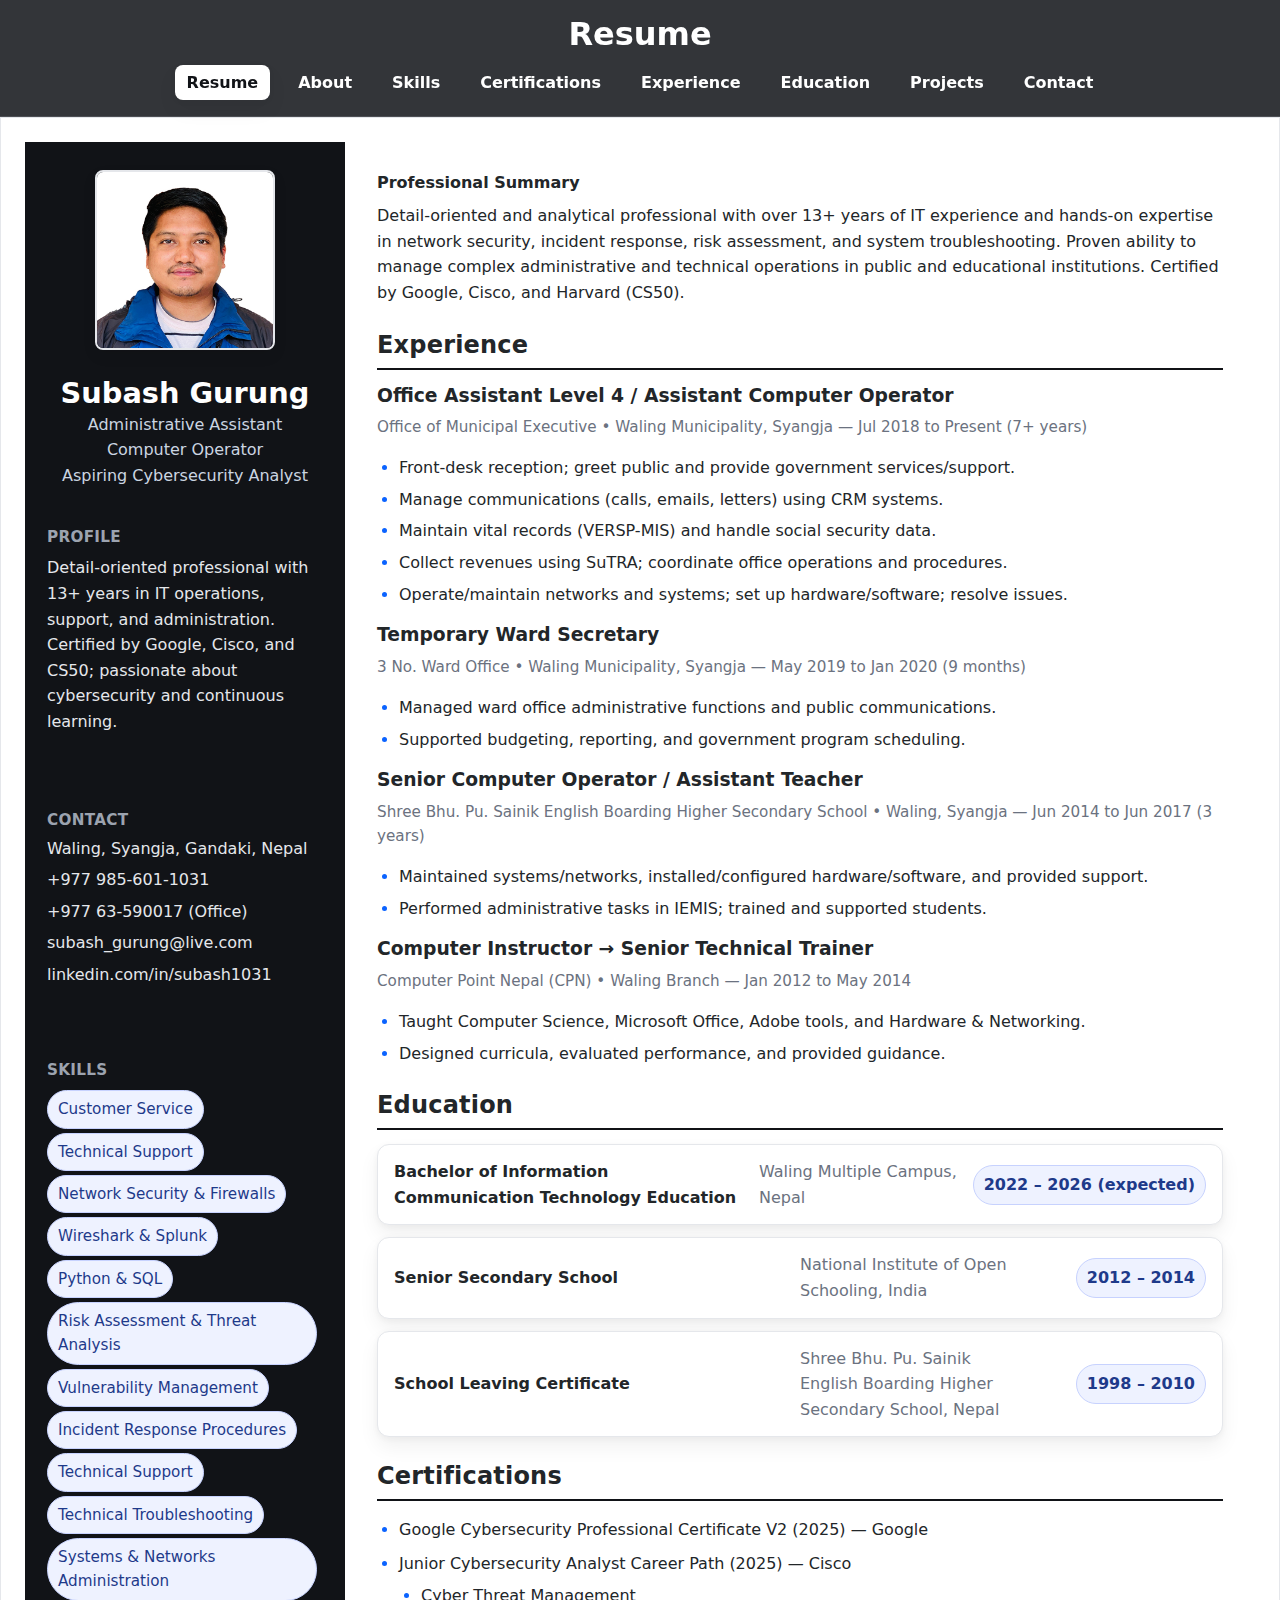
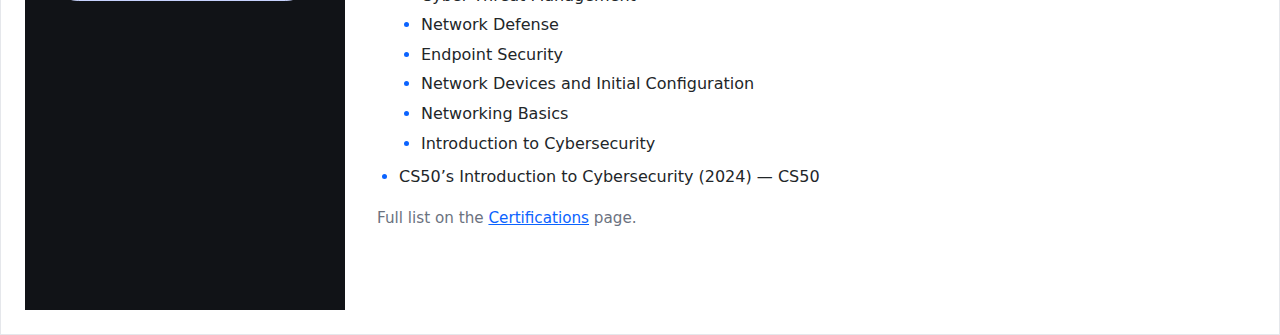
<file: index.html>
<!DOCTYPE html>
<html lang="en">
<head>
  <meta charset="UTF-8" />
  <meta name="viewport" content="width=device-width, initial-scale=1.0" />
  <title>Subash Gurung - Resume</title>
  <link rel="icon" href="favicon.svg" type="image/svg+xml" />
  <link rel="alternate icon" href="favicon.svg" />
  <meta name="theme-color" content="#0b63ff" />
  <link rel="stylesheet" href="style.css" />
  <meta name="description" content="Resume of Subash Gurung: Administrative Assistant & Computer Operator, aspiring Cybersecurity Analyst with 13+ years in IT, office operations, records management, and technical support." />
  <link rel="preload" as="image" href="images/profile.jpg">
  <meta name="format-detection" content="telephone=no" />
  <meta name="robots" content="index,follow" />
  <link rel="canonical" href="index.html" />
  <!-- Open Graph -->
  <meta property="og:type" content="website" />
  <meta property="og:title" content="Subash Gurung — Resume" />
  <meta property="og:description" content="Administrative Assistant & Computer Operator, aspiring Cybersecurity Analyst with 13+ years in IT, office operations, records management, and technical support." />
  <meta property="og:url" content="index.html" />
  <meta property="og:image" content="images/profile.jpg" />
  <meta property="og:image:alt" content="Profile photo of Subash Gurung" />
  <meta property="og:site_name" content="Subash Gurung Portfolio" />
  <!-- Twitter Card -->
  <meta name="twitter:card" content="summary_large_image" />
  <meta name="twitter:title" content="Subash Gurung — Resume" />
  <meta name="twitter:description" content="Administrative Assistant & Computer Operator, aspiring Cybersecurity Analyst with 13+ years in IT, office operations, records management, and technical support." />
  <meta name="twitter:image" content="images/profile.jpg" />
  <script src="include.js" defer></script>
</head>
<body>
  <div data-include="partials/header.html"></div>

  <main class="container" role="main">
    <div class="resume-split">
      <div data-include="partials/sidebar.html"></div>
      <section class="resume-main">
        <div class="section" aria-labelledby="summary">
          <div class="kicker">Professional Summary</div>
          <p>
            Detail-oriented and analytical professional with over 13+ years of IT experience and hands-on expertise in network security, incident response, risk assessment, and system troubleshooting. Proven ability to manage complex administrative and technical operations in public and educational institutions. Certified by Google, Cisco, and Harvard (CS50).
          </p>
          <p><button class="btn site-only" onclick="window.print()">Print / Save as PDF</button></p>
        </div>

        <div class="section" aria-labelledby="experience">
          <h2 id="experience">Experience</h2>
          <article>
            <h3>Office Assistant Level 4 / Assistant Computer Operator</h3>
            <p class="subtle">Office of Municipal Executive • Waling Municipality, Syangja — Jul 2018 to Present (7+ years)</p>
            <ul>
              <li>Front-desk reception; greet public and provide government services/support.</li>
              <li>Manage communications (calls, emails, letters) using CRM systems.</li>
              <li>Maintain vital records (VERSP-MIS) and handle social security data.</li>
              <li>Collect revenues using SuTRA; coordinate office operations and procedures.</li>
              <li>Operate/maintain networks and systems; set up hardware/software; resolve issues.</li>
            </ul>
          </article>
          <article>
            <h3>Temporary Ward Secretary</h3>
            <p class="subtle">3 No. Ward Office • Waling Municipality, Syangja — May 2019 to Jan 2020 (9 months)</p>
            <ul>
              <li>Managed ward office administrative functions and public communications.</li>
              <li>Supported budgeting, reporting, and government program scheduling.</li>
            </ul>
          </article>
          <article>
            <h3>Senior Computer Operator / Assistant Teacher</h3>
            <p class="subtle">Shree Bhu. Pu. Sainik English Boarding Higher Secondary School • Waling, Syangja — Jun 2014 to Jun 2017 (3 years)</p>
            <ul>
              <li>Maintained systems/networks, installed/configured hardware/software, and provided support.</li>
              <li>Performed administrative tasks in IEMIS; trained and supported students.</li>
            </ul>
          </article>
          <article>
            <h3>Computer Instructor → Senior Technical Trainer</h3>
            <p class="subtle">Computer Point Nepal (CPN) • Waling Branch — Jan 2012 to May 2014</p>
            <ul>
              <li>Taught Computer Science, Microsoft Office, Adobe tools, and Hardware & Networking.</li>
              <li>Designed curricula, evaluated performance, and provided guidance.</li>
            </ul>
          </article>
        </div>

        <div class="section" aria-labelledby="education">
          <h2 id="education">Education</h2>
          <ul class="edu-list">
            <li class="edu-item">
              <span class="edu-title">Bachelor of Information Communication Technology Education</span>
              <span class="edu-school">Waling Multiple Campus, Nepal</span>
              <span class="edu-years">2022 – 2026 (expected)</span>
            </li>
            <li class="edu-item">
              <span class="edu-title">Senior Secondary School</span>
              <span class="edu-school">National Institute of Open Schooling, India</span>
              <span class="edu-years">2012 – 2014</span>
            </li>
            <li class="edu-item">
              <span class="edu-title">School Leaving Certificate</span>
              <span class="edu-school">Shree Bhu. Pu. Sainik English Boarding Higher Secondary School, Nepal</span>
              <span class="edu-years">1998 – 2010</span>
            </li>
          </ul>
        </div>

        <div class="section" aria-labelledby="certs">
          <h2 id="certs">Certifications</h2>
          <ul class="cert-list">
            <li>Google Cybersecurity Professional Certificate V2 (2025) — Google</li>
            <li>Junior Cybersecurity Analyst Career Path (2025) — Cisco
              <ul>
                <li>Cyber Threat Management</li>
                <li>Network Defense</li>
                <li>Endpoint Security</li>
                <li>Network Devices and Initial Configuration</li>
                <li>Networking Basics</li>
                <li>Introduction to Cybersecurity</li>
              </ul>
            </li>
            <li>CS50’s Introduction to Cybersecurity (2024) — CS50</li>
          </ul>
          <p class="subtle">Full list on the <a href="certifications.html">Certifications</a> page.</p>
        </div>
        
      </section>
    </div>
  </main>

  <div data-include="partials/footer.html"></div>
</body>
</html>
</file>
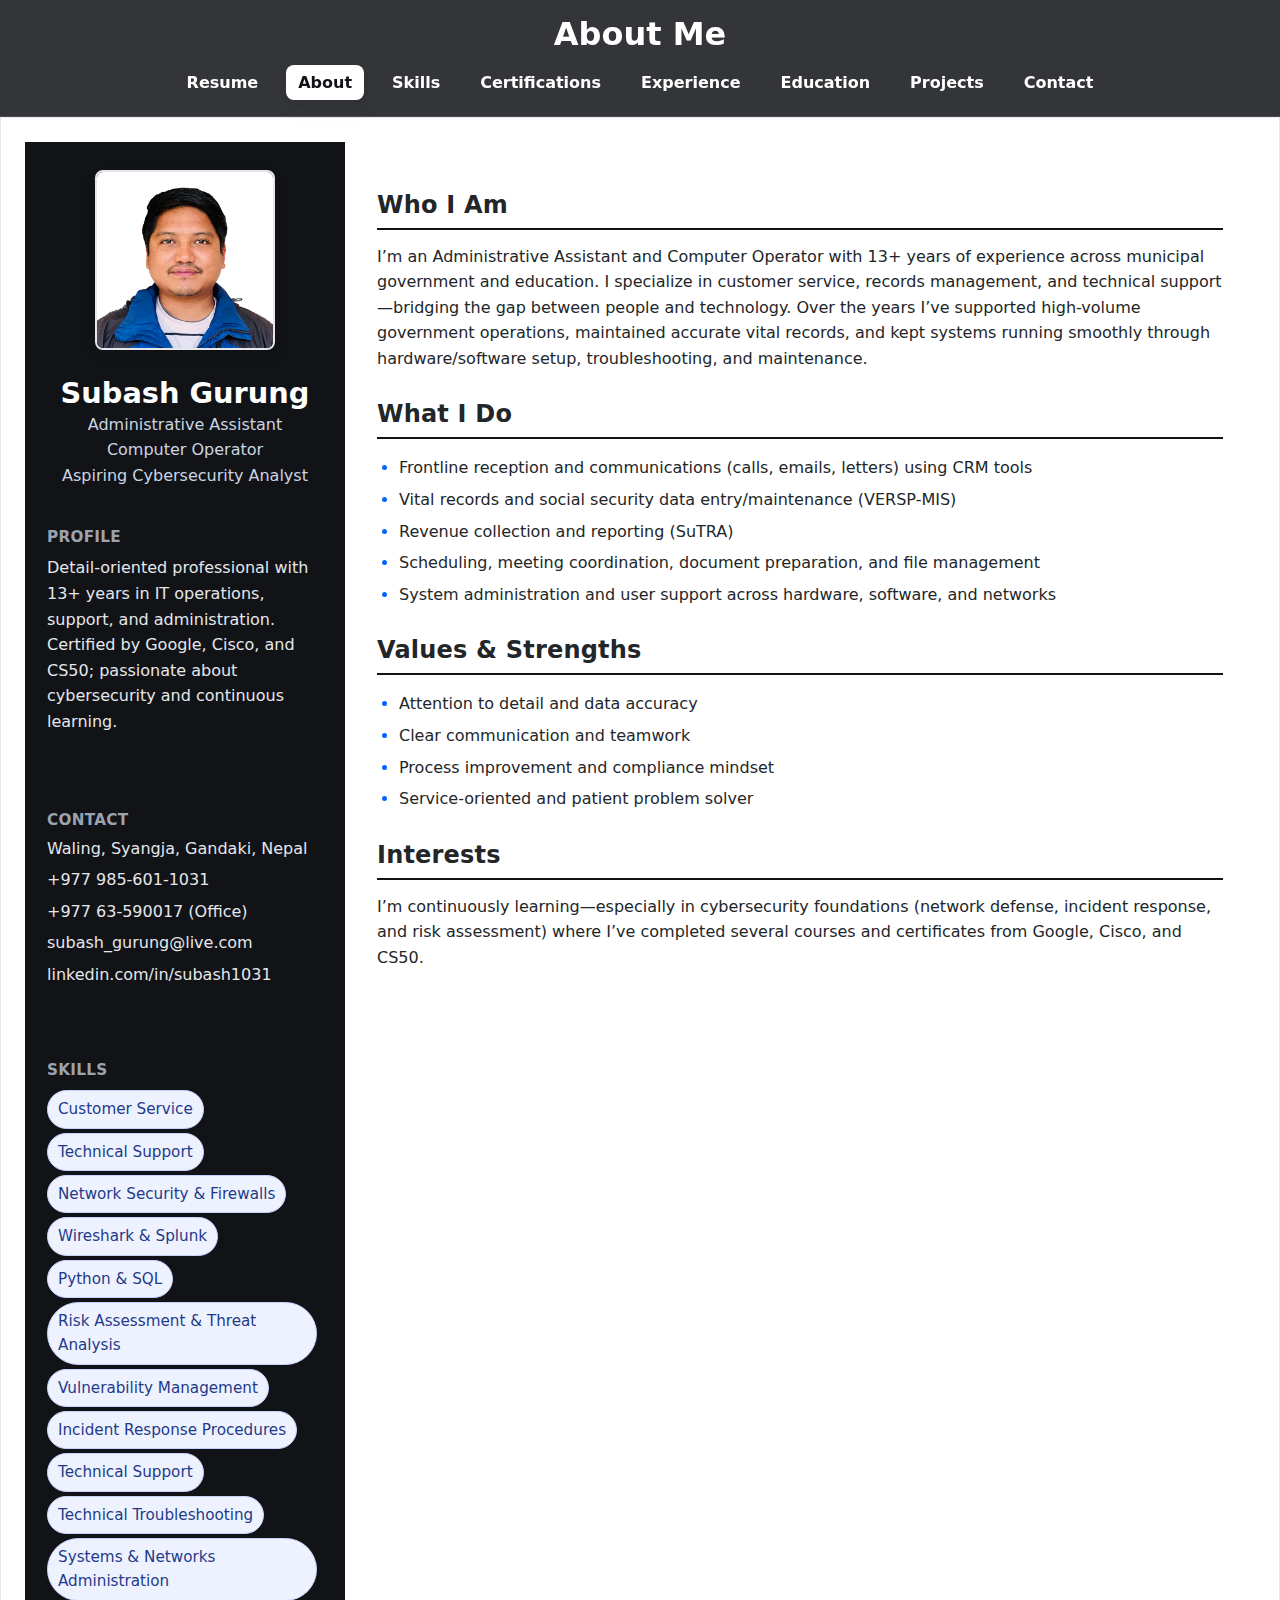
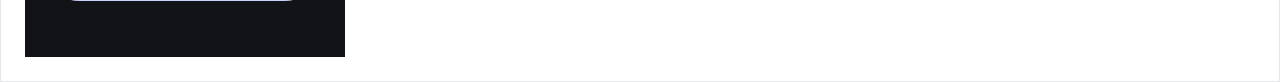
<file: about.html>
<!DOCTYPE html>
<html lang="en"><head><meta charset="UTF-8"><meta name="viewport" content="width=device-width, initial-scale=1.0"><title>About - Subash Gurung</title><link rel="icon" href="favicon.svg" type="image/svg+xml" /><meta name="theme-color" content="#0b63ff" /><meta name="description" content="About Subash Gurung: Administrative Assistant & Computer Operator with 12+ years experience across government and education." /><meta property="og:type" content="website" /><meta property="og:title" content="About — Subash Gurung" /><meta property="og:description" content="Learn more about Subash Gurung’s experience in office operations, records, and technical support." /><meta property="og:image" content="images/profile.jpg" /><meta property="og:url" content="about.html" /><meta name="twitter:card" content="summary_large_image" /><meta name="twitter:title" content="About — Subash Gurung" /><meta name="twitter:description" content="Learn more about Subash Gurung’s experience in office operations, records, and technical support." /><meta name="twitter:image" content="images/profile.jpg" /><link rel='stylesheet' href='style.css'><script src="include.js" defer></script></head><body><div data-include="partials/header.html"></div><main class='container'>
  <div class="resume-split">
    <div data-include="partials/sidebar.html"></div>
    <section class="resume-main">
  <section>
    <h2>Who I Am</h2>
    <p>
      I’m an Administrative Assistant and Computer Operator with 13+ years of experience across municipal government and education.
      I specialize in customer service, records management, and technical support—bridging the gap between people and technology.
      Over the years I’ve supported high-volume government operations, maintained accurate vital records, and kept systems running
      smoothly through hardware/software setup, troubleshooting, and maintenance.
    </p>
  </section>
  <section>
    <h2>What I Do</h2>
    <ul>
      <li>Frontline reception and communications (calls, emails, letters) using CRM tools</li>
      <li>Vital records and social security data entry/maintenance (VERSP-MIS)</li>
      <li>Revenue collection and reporting (SuTRA)</li>
      <li>Scheduling, meeting coordination, document preparation, and file management</li>
      <li>System administration and user support across hardware, software, and networks</li>
    </ul>
  </section>
  <section>
    <h2>Values & Strengths</h2>
    <ul>
      <li>Attention to detail and data accuracy</li>
      <li>Clear communication and teamwork</li>
      <li>Process improvement and compliance mindset</li>
      <li>Service-oriented and patient problem solver</li>
    </ul>
  </section>
  <section>
    <h2>Interests</h2>
    <p>
      I’m continuously learning—especially in cybersecurity foundations (network defense, incident response, and risk assessment)
      where I’ve completed several courses and certificates from Google, Cisco, and CS50.
    </p>
  </section>
    </section>
  </div>
</main>
<div data-include="partials/footer.html"></div>
</body></html>
</file>
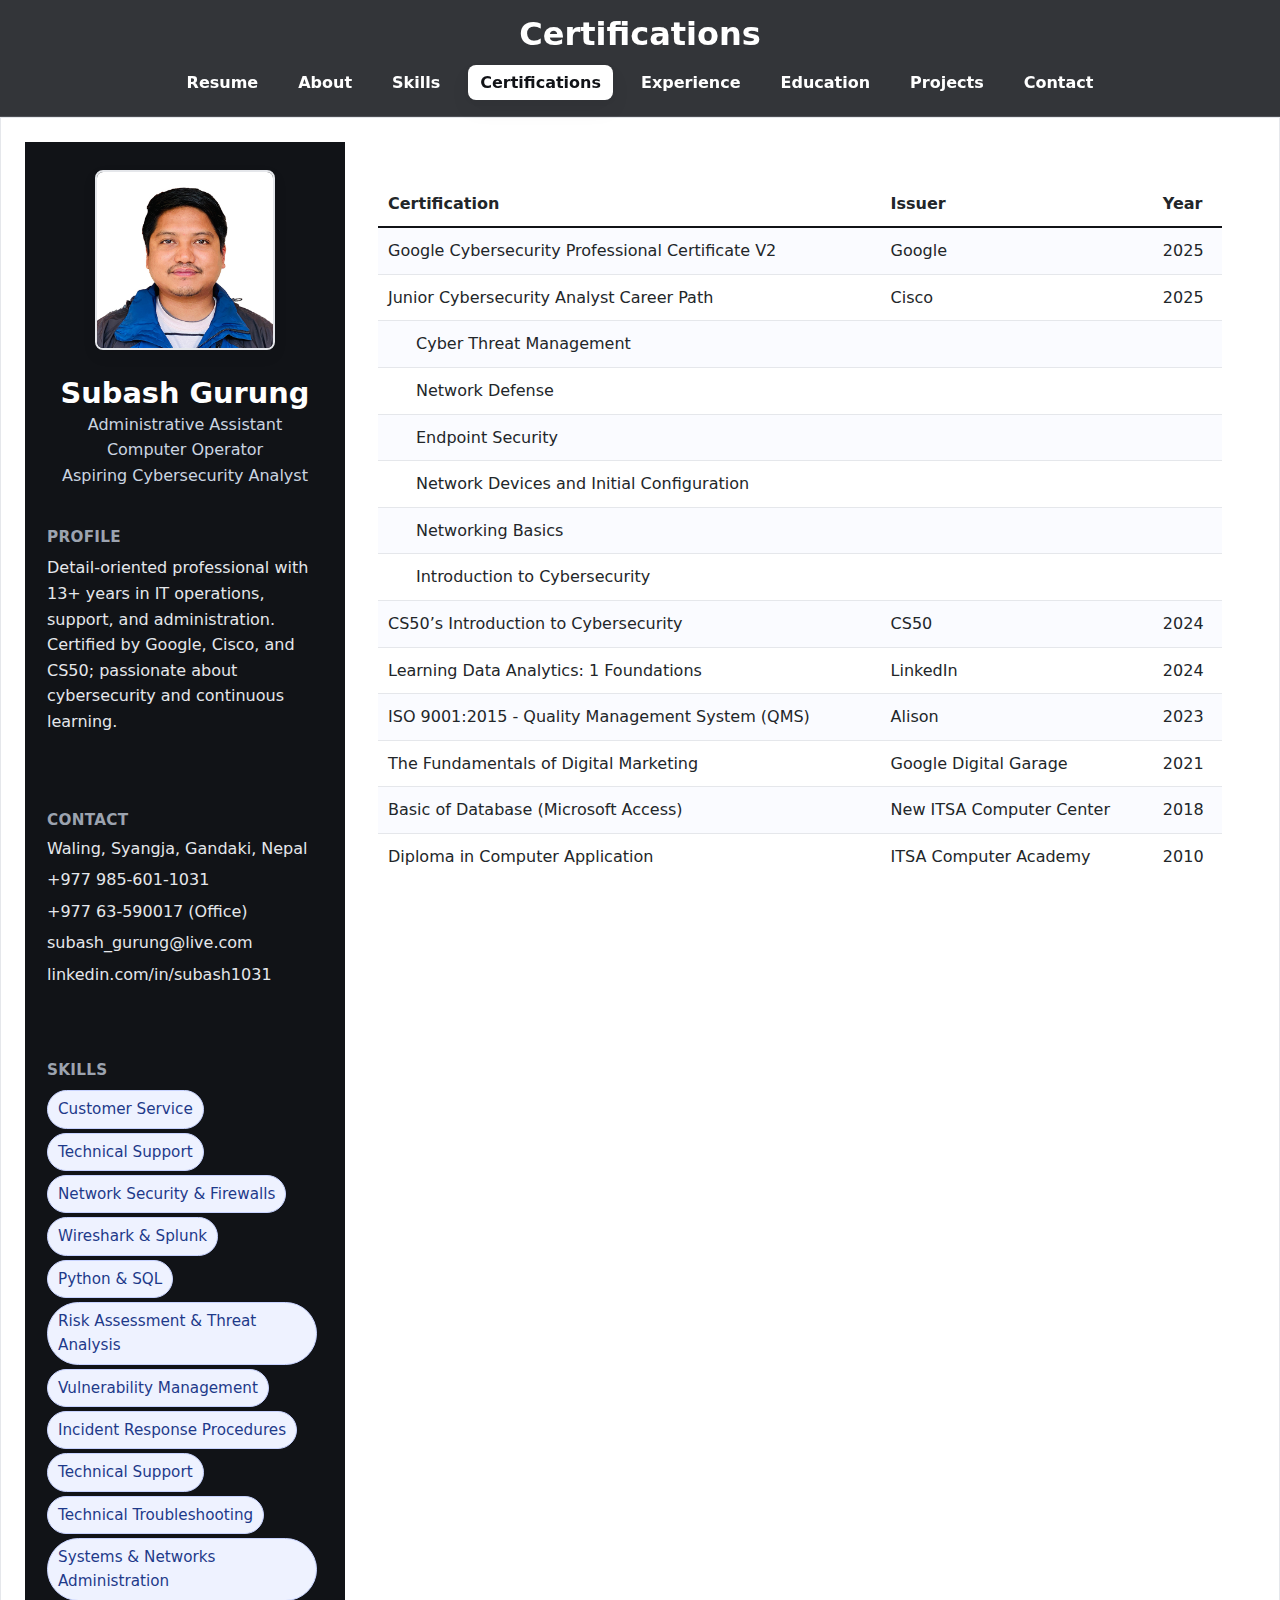
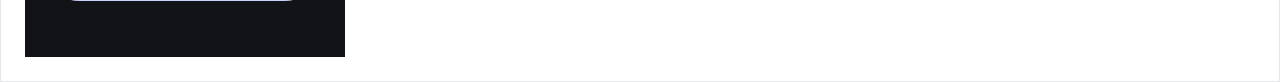
<file: certifications.html>
<!DOCTYPE html>
<html lang="en"><head><meta charset="UTF-8"><meta name="viewport" content="width=device-width, initial-scale=1.0"><title>Certifications - Subash Gurung</title><link rel="icon" href="favicon.svg" type="image/svg+xml" /><meta name="theme-color" content="#0b63ff" /><meta name="description" content="Certifications: Google Cybersecurity, Cisco Junior Analyst Path, Network Defense, Endpoint Security, CS50 Cybersecurity, ISO 9001, and more." /><meta property="og:type" content="website" /><meta property="og:title" content="Certifications — Subash Gurung" /><meta property="og:description" content="Google Cybersecurity, Cisco Junior Analyst Path, Network Defense, Endpoint Security, CS50 Cybersecurity, ISO 9001, and more." /><meta property="og:image" content="images/profile.jpg" /><meta property="og:url" content="certifications.html" /><meta name="twitter:card" content="summary_large_image" /><meta name="twitter:title" content="Certifications — Subash Gurung" /><meta name="twitter:description" content="Google Cybersecurity, Cisco Junior Analyst Path, Network Defense, Endpoint Security, CS50 Cybersecurity, ISO 9001, and more." /><meta name="twitter:image" content="images/profile.jpg" /><link rel='stylesheet' href='style.css'><script src="include.js" defer></script></head><body><div data-include="partials/header.html"></div><main class='container'>
  <div class="resume-split">
    <div data-include="partials/sidebar.html"></div>
    <section class="resume-main">
  <table>
    <thead>
      <tr><th>Certification</th><th>Issuer</th><th>Year</th></tr>
    </thead>
    <tbody>
      <tr><td>Google Cybersecurity Professional Certificate V2</td><td>Google</td><td>2025</td></tr>
      <tr><td>Junior Cybersecurity Analyst Career Path</td><td>Cisco</td><td>2025</td></tr>
        <tr class="sub"><td colspan="3">Cyber Threat Management</td></tr>
        <tr class="sub"><td colspan="3">Network Defense</td></tr>
        <tr class="sub"><td colspan="3">Endpoint Security</td></tr>
        <tr class="sub"><td colspan="3">Network Devices and Initial Configuration</td></tr>
        <tr class="sub"><td colspan="3">Networking Basics</td></tr>
        <tr class="sub"><td colspan="3">Introduction to Cybersecurity</td></tr>
      <tr><td>CS50’s Introduction to Cybersecurity</td><td>CS50</td><td>2024</td></tr>
      <tr><td>Learning Data Analytics: 1 Foundations</td><td>LinkedIn</td><td>2024</td></tr>
      <tr><td>ISO 9001:2015 - Quality Management System (QMS)</td><td>Alison</td><td>2023</td></tr>
      <tr><td>The Fundamentals of Digital Marketing</td><td>Google Digital Garage</td><td>2021</td></tr>
      <tr><td>Basic of Database (Microsoft Access)</td><td>New ITSA Computer Center</td><td>2018</td></tr>
      <tr><td>Diploma in Computer Application</td><td>ITSA Computer Academy</td><td>2010</td></tr>
    </tbody>
  </table>
    </section>
  </div>
</main>
<div data-include="partials/footer.html"></div>
</body></html>
</file>
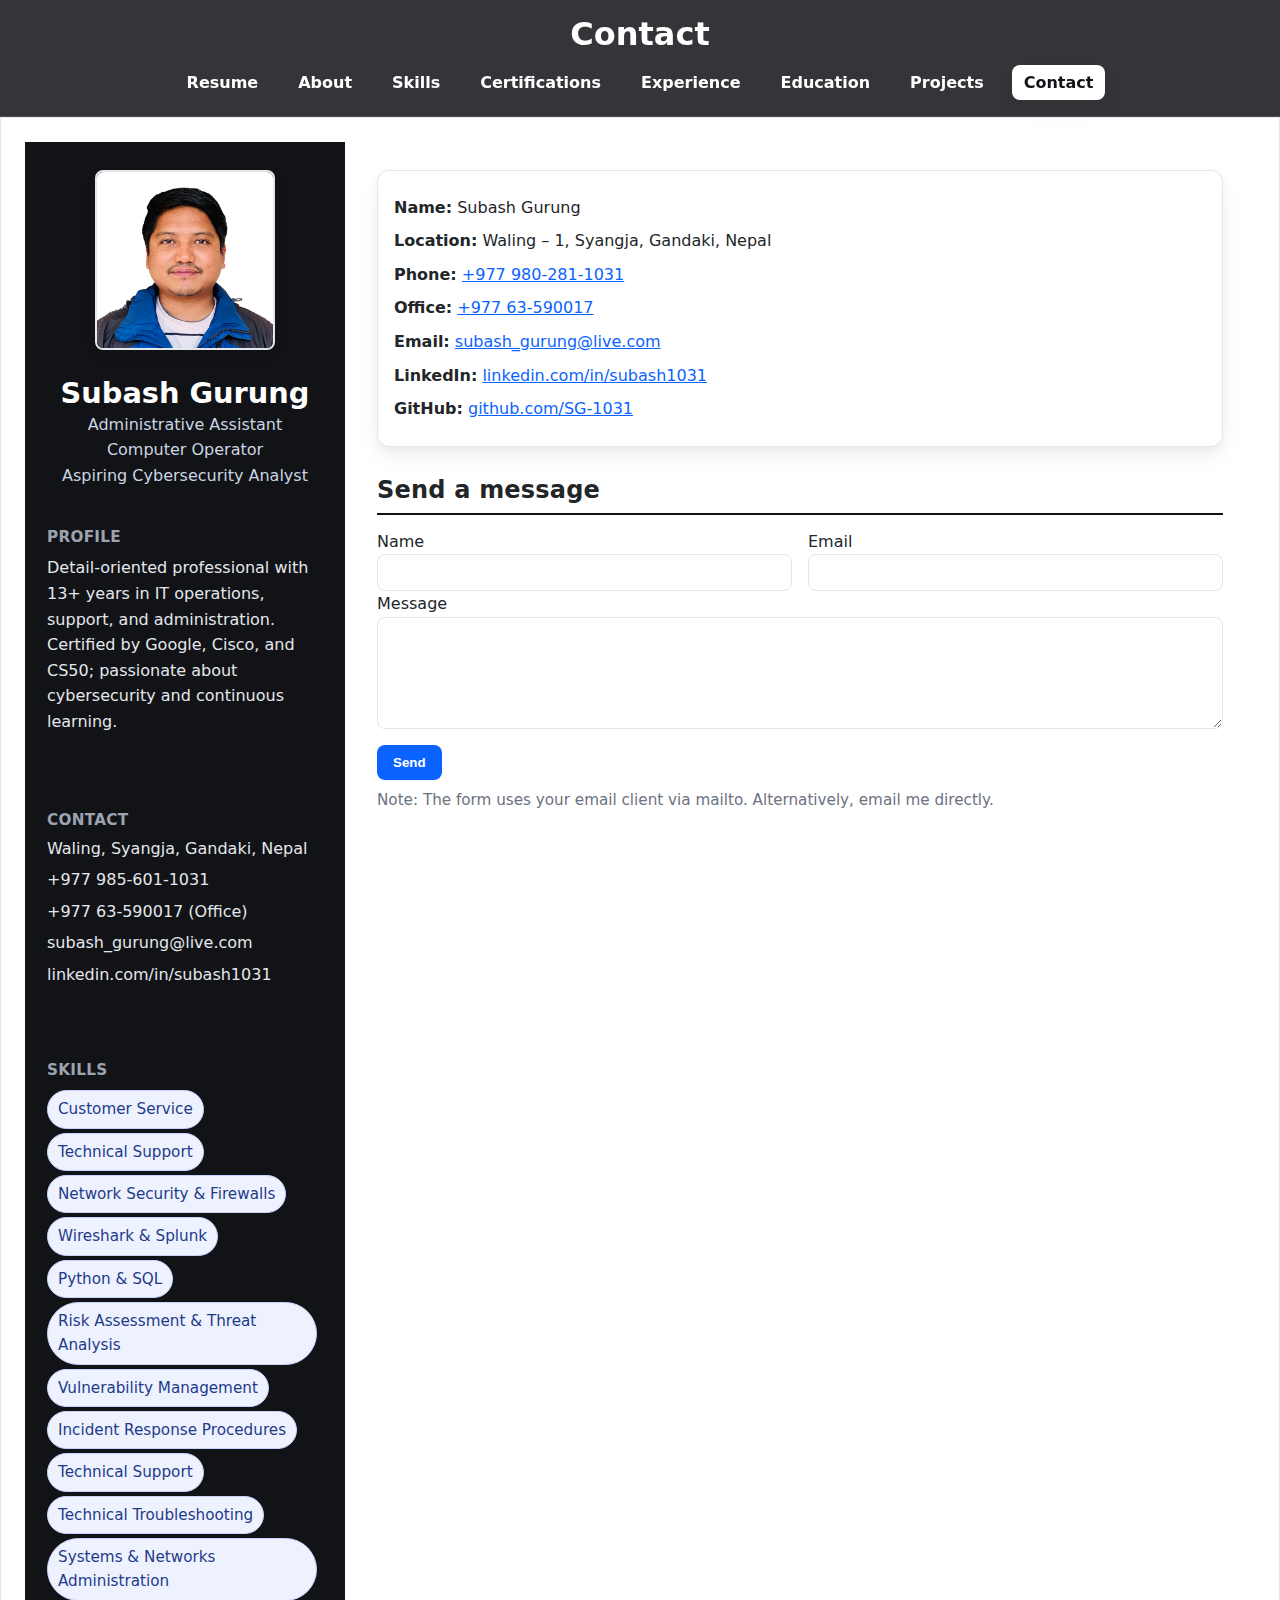
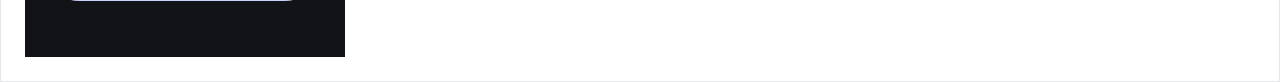
<file: contact.html>
<!DOCTYPE html>
<html lang="en"><head><meta charset="UTF-8"><meta name="viewport" content="width=device-width, initial-scale=1.0"><title>Contact - Subash Gurung</title><link rel="icon" href="favicon.svg" type="image/svg+xml" /><meta name="theme-color" content="#0b63ff" /><meta name="description" content="Contact Subash Gurung in Waling, Syangja, Nepal. Phone +977 980-281-1031, Email subash_gurung@live.com." /><meta property="og:type" content="website" /><meta property="og:title" content="Contact — Subash Gurung" /><meta property="og:description" content="Contact Subash Gurung in Waling, Syangja, Nepal. Phone +977 980-281-1031, Email subash_gurung@live.com." /><meta property="og:image" content="images/profile.jpg" /><meta property="og:url" content="contact.html" /><meta name="twitter:card" content="summary_large_image" /><meta name="twitter:title" content="Contact — Subash Gurung" /><meta name="twitter:description" content="Contact Subash Gurung in Waling, Syangja, Nepal. Phone +977 980-281-1031, Email subash_gurung@live.com." /><meta name="twitter:image" content="images/profile.jpg" /><link rel='stylesheet' href='style.css'><script src="include.js" defer></script></head><body><div data-include="partials/header.html"></div><main class='container'>
  <div class="resume-split">
    <div data-include="partials/sidebar.html"></div>
    <section class="resume-main">
  <section class="card">
    <p><strong>Name:</strong> Subash Gurung</p>
    <p><strong>Location:</strong> Waling – 1, Syangja, Gandaki, Nepal</p>
    <p><strong>Phone:</strong> <a href='tel:+9779802811031'>+977 980-281-1031</a></p>
    <p><strong>Office:</strong> <a href='tel:+97763590017'>+977 63-590017</a></p>
    <p><strong>Email:</strong> <a href='mailto:subash_gurung@live.com'>subash_gurung@live.com</a></p>
    <p><strong>LinkedIn:</strong> <a href='https://www.linkedin.com/in/subash1031/'>linkedin.com/in/subash1031</a></p>
    <p><strong>GitHub:</strong> <a href='https://github.com/SG-1031'>github.com/SG-1031</a></p>
  </section>
  <section>
    <h2>Send a message</h2>
    <form action="mailto:subash_gurung@live.com" method="post" enctype="text/plain">
      <div class="two-col">
        <label>
          Name
          <input type="text" name="name" required style="width:100%; padding:10px; border:1px solid var(--border); border-radius:8px;">
        </label>
        <label>
          Email
          <input type="email" name="email" required style="width:100%; padding:10px; border:1px solid var(--border); border-radius:8px;">
        </label>
      </div>
      <label>
        Message
        <textarea name="message" rows="6" required style="width:100%; padding:10px; border:1px solid var(--border); border-radius:8px;"></textarea>
      </label>
      <p><button type="submit" class="btn" style="padding:10px 16px; border-radius:8px; background:#0b63ff; color:#fff; border:none; cursor:pointer;">Send</button></p>
    </form>
    <p class="subtle">Note: The form uses your email client via mailto. Alternatively, email me directly.</p>
  </section>
    </section>
  </div>
</main>
<div data-include="partials/footer.html"></div>
</body></html>
</file>
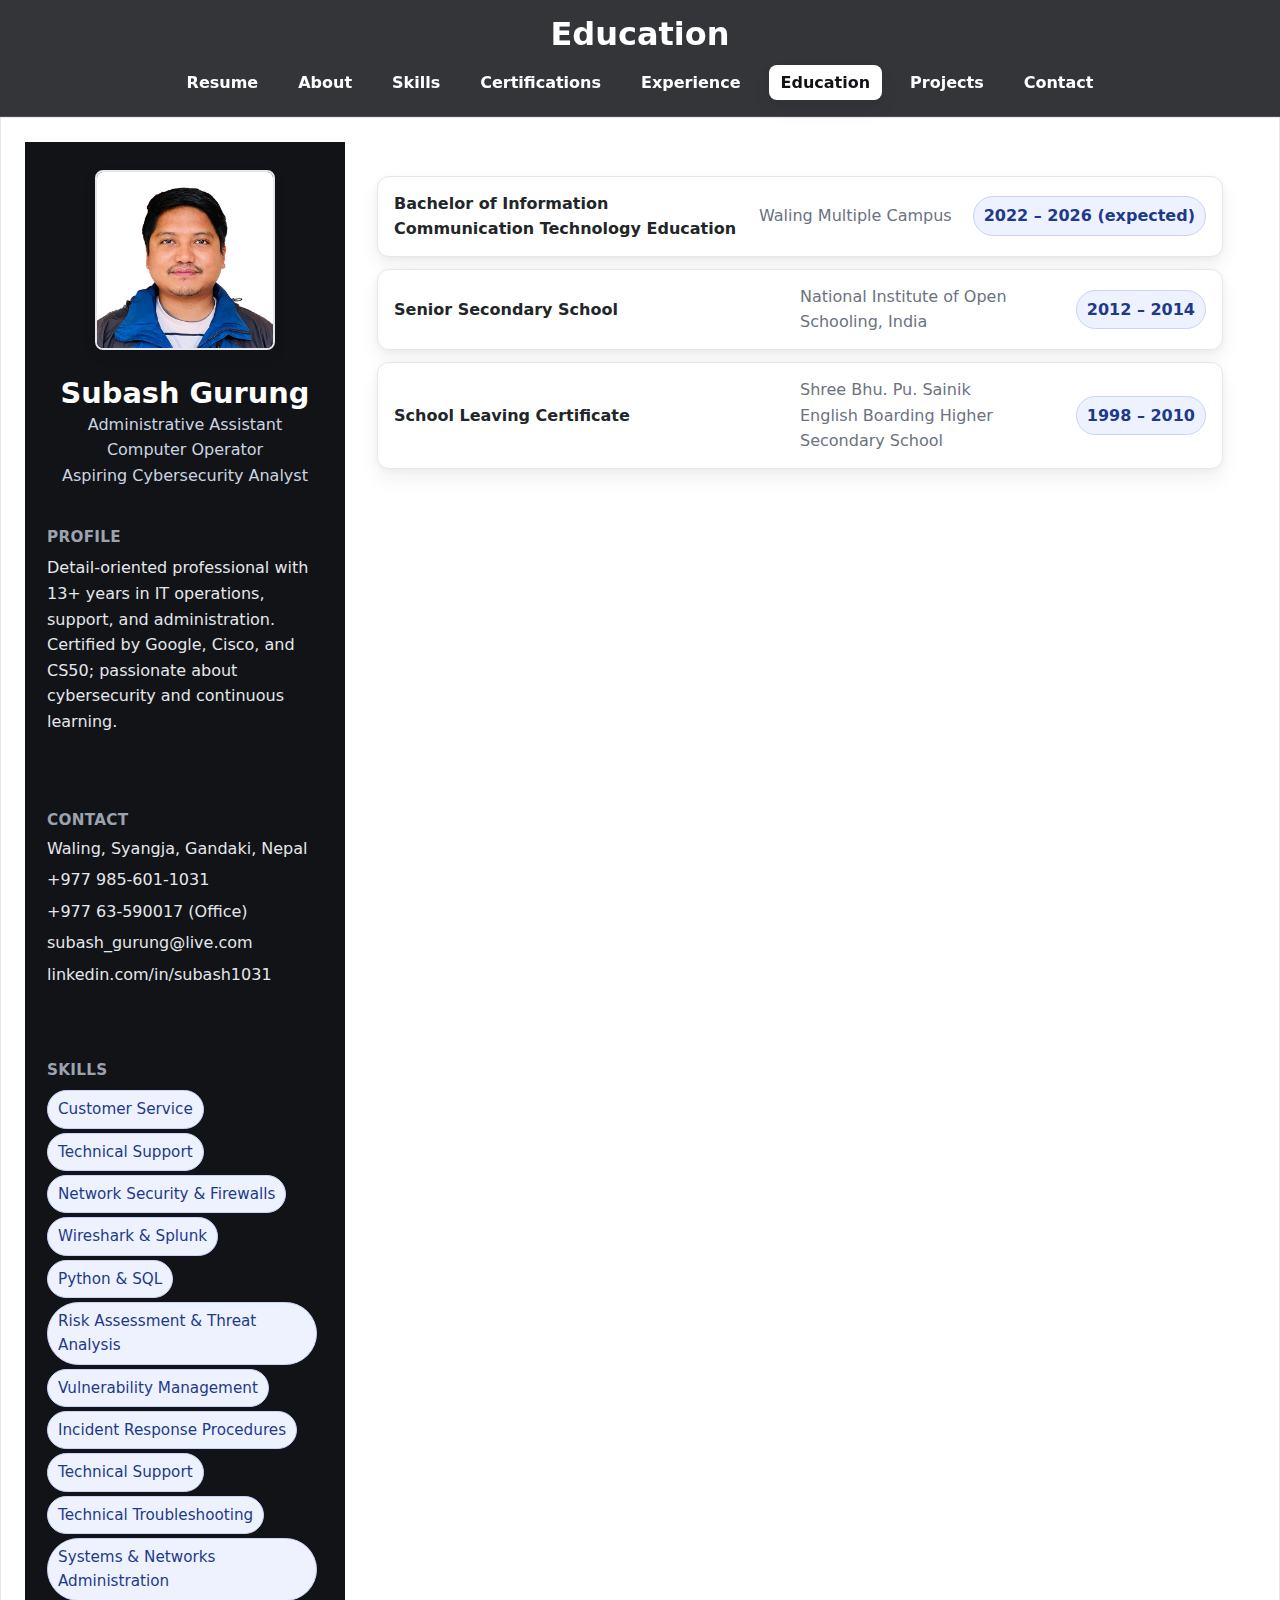
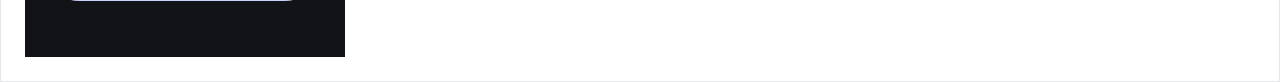
<file: education.html>
<!DOCTYPE html>
<html lang="en"><head><meta charset="UTF-8"><meta name="viewport" content="width=device-width, initial-scale=1.0"><title>Education - Subash Gurung</title><link rel="icon" href="favicon.svg" type="image/svg+xml" /><meta name="theme-color" content="#0b63ff" /><meta name="description" content="Education of Subash Gurung: BICTE (Expected 2026); Senior Secondary (2014); SLC (2010)." /><meta property="og:type" content="website" /><meta property="og:title" content="Education — Subash Gurung" /><meta property="og:description" content="BICTE (Expected 2026); Senior Secondary (2014); SLC (2010)." /><meta property="og:image" content="images/profile.jpg" /><meta property="og:url" content="education.html" /><meta name="twitter:card" content="summary_large_image" /><meta name="twitter:title" content="Education — Subash Gurung" /><meta name="twitter:description" content="BICTE (Expected 2026); Senior Secondary (2014); SLC (2010)." /><meta name="twitter:image" content="images/profile.jpg" /><link rel='stylesheet' href='style.css'><script src="include.js" defer></script></head><body><div data-include="partials/header.html"></div><main class='container'>
  <div class="resume-split">
    <div data-include="partials/sidebar.html"></div>
    <section class="resume-main">
  <ul class="edu-list">
    <li class="edu-item">
      <span class="edu-title">Bachelor of Information Communication Technology Education</span>
      <span class="edu-school">Waling Multiple Campus</span>
      <span class="edu-years">2022 – 2026 (expected)</span>
    </li>
    <li class="edu-item">
      <span class="edu-title">Senior Secondary School</span>
      <span class="edu-school">National Institute of Open Schooling, India</span>
      <span class="edu-years">2012 – 2014</span>
    </li>
    <li class="edu-item">
      <span class="edu-title">School Leaving Certificate</span>
      <span class="edu-school">Shree Bhu. Pu. Sainik English Boarding Higher Secondary School</span>
      <span class="edu-years">1998 – 2010</span>
    </li>
  </ul>
    </section>
  </div>
</main>
<div data-include="partials/footer.html"></div>
</body></html>
</file>
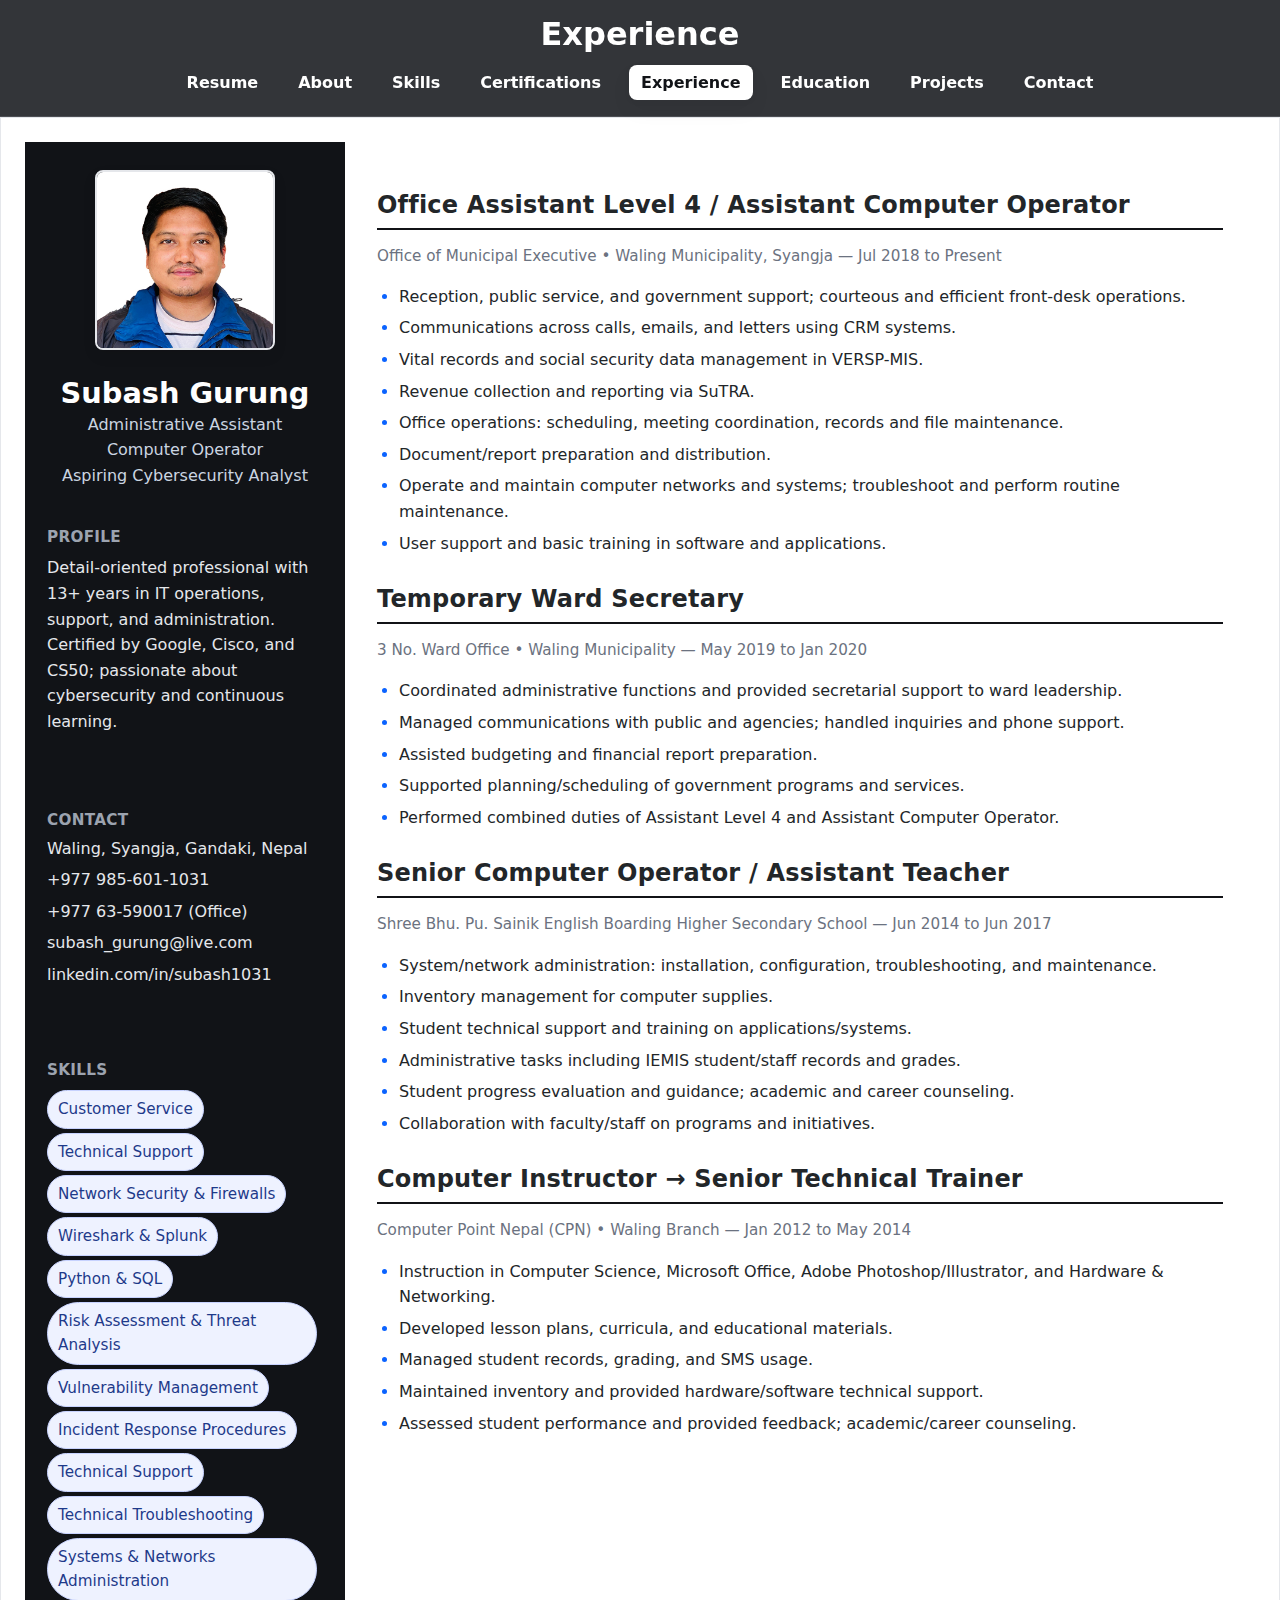
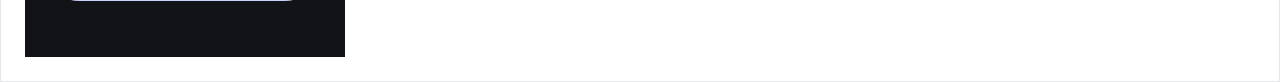
<file: experience.html>
<!DOCTYPE html>
<html lang="en"><head><meta charset="UTF-8"><meta name="viewport" content="width=device-width, initial-scale=1.0"><title>Experience - Subash Gurung</title><link rel="icon" href="favicon.svg" type="image/svg+xml" /><meta name="theme-color" content="#0b63ff" /><meta name="description" content="Experience of Subash Gurung across municipal government and education in administration and IT support." /><meta property="og:type" content="website" /><meta property="og:title" content="Experience — Subash Gurung" /><meta property="og:description" content="Roles in office administration, records management, and technical support across government and education." /><meta property="og:image" content="images/profile.jpg" /><meta property="og:url" content="experience.html" /><meta name="twitter:card" content="summary_large_image" /><meta name="twitter:title" content="Experience — Subash Gurung" /><meta name="twitter:description" content="Roles in office administration, records management, and technical support across government and education." /><meta name="twitter:image" content="images/profile.jpg" /><link rel='stylesheet' href='style.css'><script src="include.js" defer></script></head><body><div data-include="partials/header.html"></div><main class='container'>
  <div class="resume-split">
    <div data-include="partials/sidebar.html"></div>
    <section class="resume-main">
  <section>
    <h2>Office Assistant Level 4 / Assistant Computer Operator</h2>
    <p class="subtle">Office of Municipal Executive • Waling Municipality, Syangja — Jul 2018 to Present</p>
    <ul>
      <li>Reception, public service, and government support; courteous and efficient front-desk operations.</li>
      <li>Communications across calls, emails, and letters using CRM systems.</li>
      <li>Vital records and social security data management in VERSP-MIS.</li>
      <li>Revenue collection and reporting via SuTRA.</li>
      <li>Office operations: scheduling, meeting coordination, records and file maintenance.</li>
      <li>Document/report preparation and distribution.</li>
      <li>Operate and maintain computer networks and systems; troubleshoot and perform routine maintenance.</li>
      <li>User support and basic training in software and applications.</li>
    </ul>
  </section>
  <section>
    <h2>Temporary Ward Secretary</h2>
    <p class="subtle">3 No. Ward Office • Waling Municipality — May 2019 to Jan 2020</p>
    <ul>
      <li>Coordinated administrative functions and provided secretarial support to ward leadership.</li>
      <li>Managed communications with public and agencies; handled inquiries and phone support.</li>
      <li>Assisted budgeting and financial report preparation.</li>
      <li>Supported planning/scheduling of government programs and services.</li>
      <li>Performed combined duties of Assistant Level 4 and Assistant Computer Operator.</li>
    </ul>
  </section>
  <section>
    <h2>Senior Computer Operator / Assistant Teacher</h2>
    <p class="subtle">Shree Bhu. Pu. Sainik English Boarding Higher Secondary School — Jun 2014 to Jun 2017</p>
    <ul>
      <li>System/network administration: installation, configuration, troubleshooting, and maintenance.</li>
      <li>Inventory management for computer supplies.</li>
      <li>Student technical support and training on applications/systems.</li>
      <li>Administrative tasks including IEMIS student/staff records and grades.</li>
      <li>Student progress evaluation and guidance; academic and career counseling.</li>
      <li>Collaboration with faculty/staff on programs and initiatives.</li>
    </ul>
  </section>
  <section>
    <h2>Computer Instructor → Senior Technical Trainer</h2>
    <p class="subtle">Computer Point Nepal (CPN) • Waling Branch — Jan 2012 to May 2014</p>
    <ul>
      <li>Instruction in Computer Science, Microsoft Office, Adobe Photoshop/Illustrator, and Hardware & Networking.</li>
      <li>Developed lesson plans, curricula, and educational materials.</li>
      <li>Managed student records, grading, and SMS usage.</li>
      <li>Maintained inventory and provided hardware/software technical support.</li>
      <li>Assessed student performance and provided feedback; academic/career counseling.</li>
    </ul>
  </section>
    </section>
  </div>
</main>
<div data-include="partials/footer.html"></div>
</body></html>
</file>
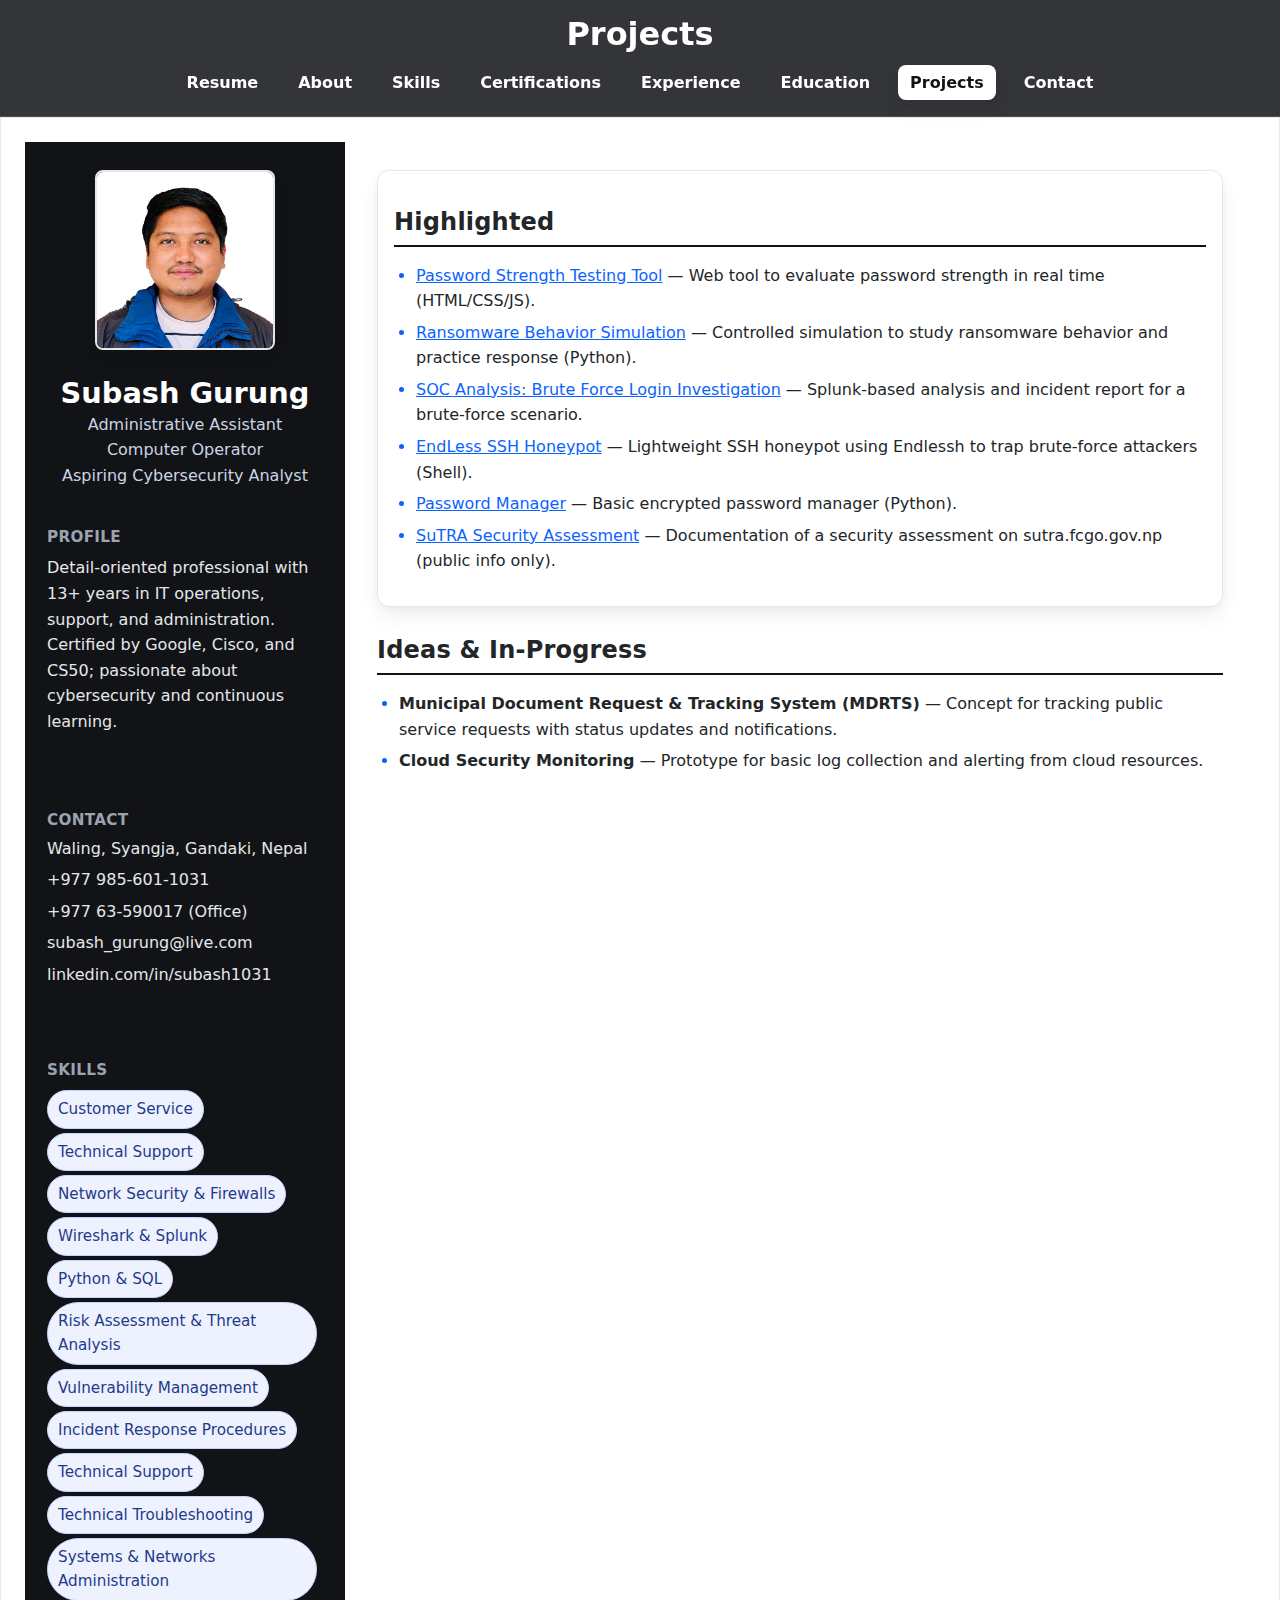
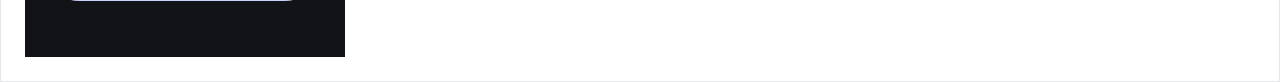
<file: projects.html>
<!DOCTYPE html>
<html lang="en"><head><meta charset="UTF-8"><meta name="viewport" content="width=device-width, initial-scale=1.0"><title>Projects - Subash Gurung</title><link rel="icon" href="favicon.svg" type="image/svg+xml" /><meta name="theme-color" content="#0b63ff" /><meta name="description" content="Projects: Cybersecurity learning portfolio and concepts like MDRTS and cloud security monitoring." /><meta property="og:type" content="website" /><meta property="og:title" content="Projects — Subash Gurung" /><meta property="og:description" content="Cybersecurity learning portfolio and concepts like MDRTS and cloud security monitoring." /><meta property="og:image" content="images/profile.jpg" /><meta property="og:url" content="projects.html" /><meta name="twitter:card" content="summary_large_image" /><meta name="twitter:title" content="Projects — Subash Gurung" /><meta name="twitter:description" content="Cybersecurity learning portfolio and concepts like MDRTS and cloud security monitoring." /><meta name="twitter:image" content="images/profile.jpg" /><link rel='stylesheet' href='style.css'><script src="include.js" defer></script></head><body><div data-include="partials/header.html"></div><main class='container'>
  <div class="resume-split">
    <div data-include="partials/sidebar.html"></div>
    <section class="resume-main">
  <section class="card">
    <h2>Highlighted</h2>
    <ul>
      <li><a href='https://github.com/SG-1031/Password_Strength_Testing_Tool' target='_blank' rel='noopener'>Password Strength Testing Tool</a> — Web tool to evaluate password strength in real time (HTML/CSS/JS).</li>
      <li><a href='https://github.com/SG-1031/Ransomware_Behavior_Simulation' target='_blank' rel='noopener'>Ransomware Behavior Simulation</a> — Controlled simulation to study ransomware behavior and practice response (Python).</li>
      <li><a href='https://github.com/SG-1031/SOC_Analysis-Brute_Force_Login_Investigation-' target='_blank' rel='noopener'>SOC Analysis: Brute Force Login Investigation</a> — Splunk-based analysis and incident report for a brute-force scenario.</li>
      <li><a href='https://github.com/SG-1031/EndLess_SSH_Honeypot' target='_blank' rel='noopener'>EndLess SSH Honeypot</a> — Lightweight SSH honeypot using Endlessh to trap brute-force attackers (Shell).</li>
      <li><a href='https://github.com/SG-1031/Password_Manager' target='_blank' rel='noopener'>Password Manager</a> — Basic encrypted password manager (Python).</li>
      <li><a href='https://github.com/SG-1031/SuTRA-Security_Assessment.md' target='_blank' rel='noopener'>SuTRA Security Assessment</a> — Documentation of a security assessment on sutra.fcgo.gov.np (public info only).</li>
    </ul>
  </section>
  <section>
    <h2>Ideas & In-Progress</h2>
    <ul>
      <li><strong>Municipal Document Request & Tracking System (MDRTS)</strong> — Concept for tracking public service requests with status updates and notifications.</li>
      <li><strong>Cloud Security Monitoring</strong> — Prototype for basic log collection and alerting from cloud resources.</li>
    </ul>
  </section>
    </section>
  </div>
</main>
<div data-include="partials/footer.html"></div>
</body></html>
</file>
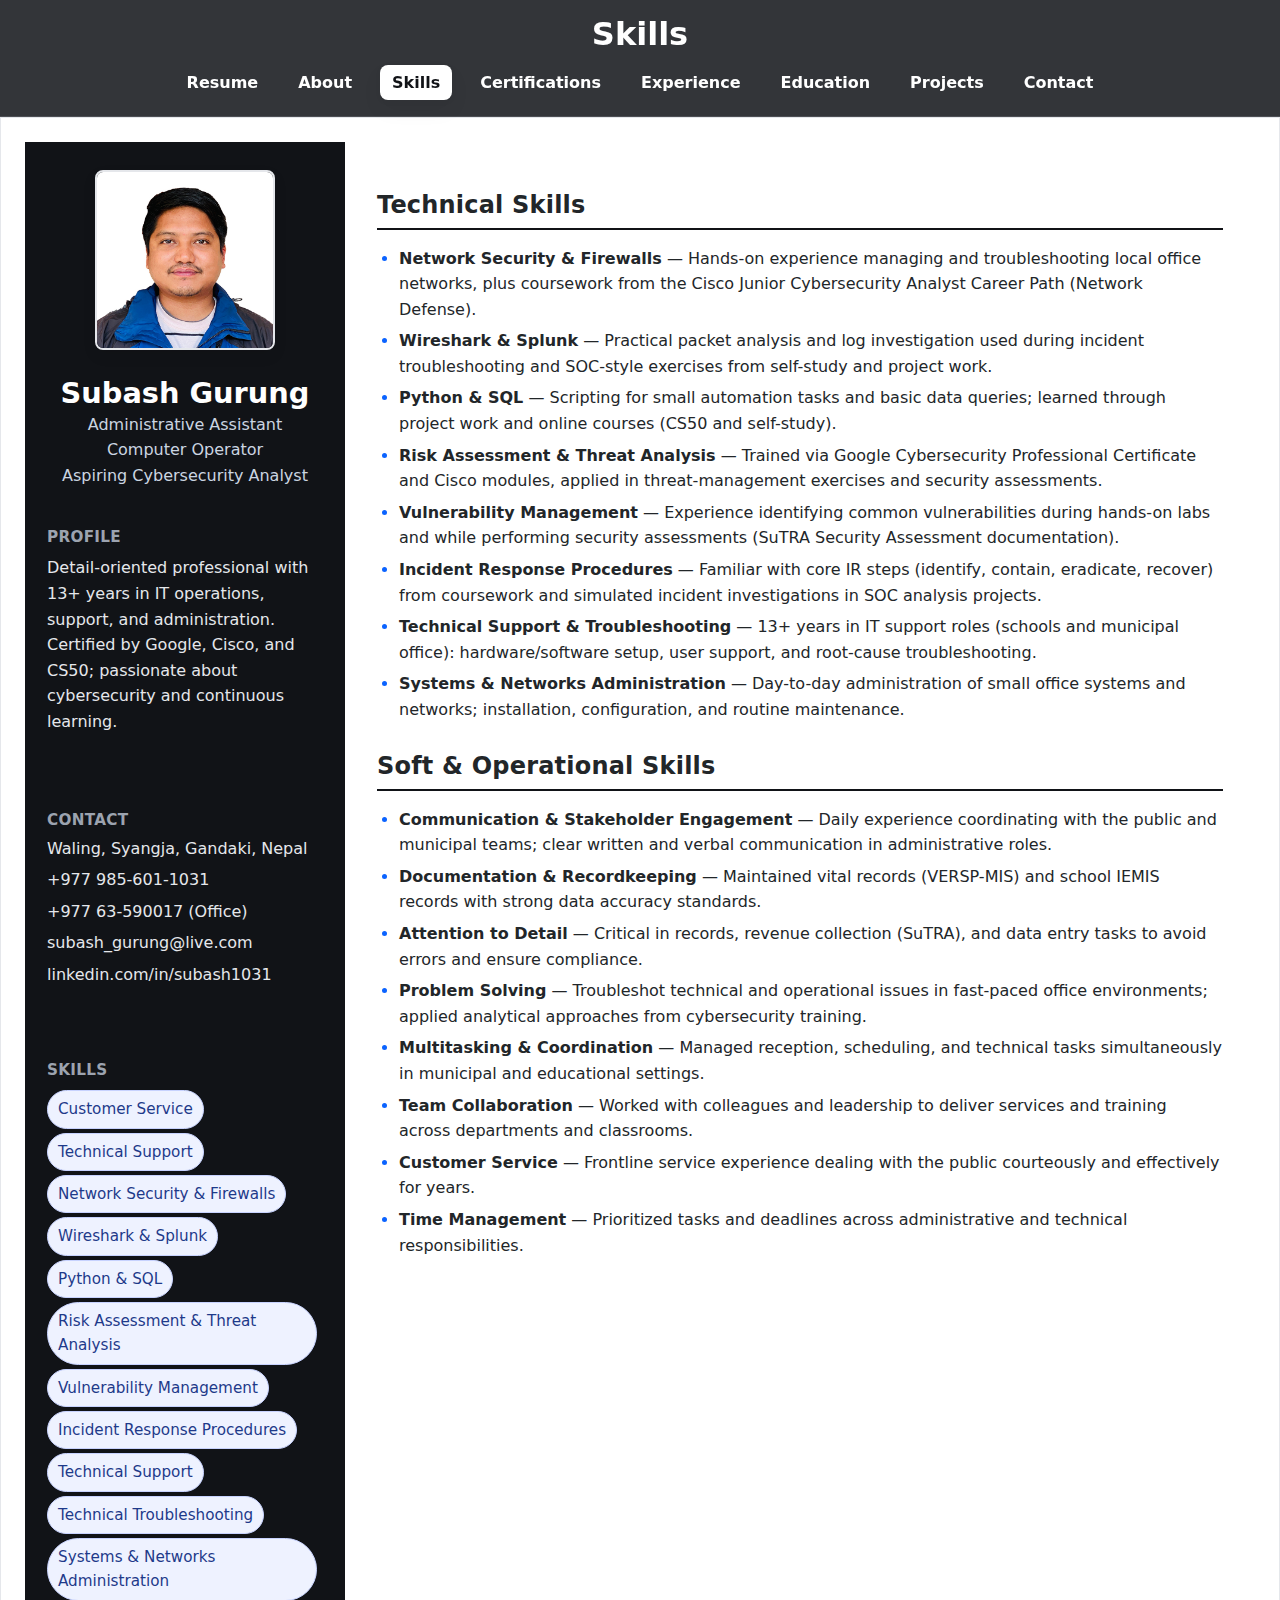
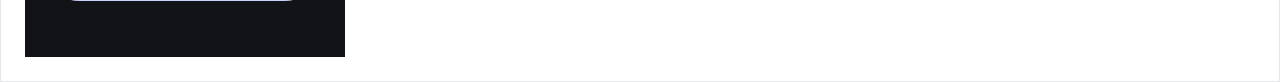
<file: skills.html>
<!DOCTYPE html>
<html lang="en"><head><meta charset="UTF-8"><meta name="viewport" content="width=device-width, initial-scale=1.0"><title>Skills - Subash Gurung</title><link rel="icon" href="favicon.svg" type="image/svg+xml" /><meta name="theme-color" content="#0b63ff" /><meta name="description" content="Skills: Microsoft Office, office management, records, customer service, technical support, systems & networks, and more." /><meta property="og:type" content="website" /><meta property="og:title" content="Skills — Subash Gurung" /><meta property="og:description" content="Professional skills across administration and IT support including Microsoft Office, records, and troubleshooting." /><meta property="og:image" content="images/profile.jpg" /><meta property="og:url" content="skills.html" /><meta name="twitter:card" content="summary_large_image" /><meta name="twitter:title" content="Skills — Subash Gurung" /><meta name="twitter:description" content="Professional skills across administration and IT support including Microsoft Office, records, and troubleshooting." /><meta name="twitter:image" content="images/profile.jpg" /><link rel='stylesheet' href='style.css'><script src="include.js" defer></script></head><body><div data-include="partials/header.html"></div><main class='container'>
  <div class="resume-split">
    <div data-include="partials/sidebar.html"></div>
    <section class="resume-main">
  <section>
    <h2>Technical Skills</h2>
    <ul class="skill-list">
      <li>
        <strong>Network Security & Firewalls</strong> — Hands-on experience managing and troubleshooting local office networks, plus coursework from the Cisco Junior Cybersecurity Analyst Career Path (Network Defense).
      </li>
      <li>
        <strong>Wireshark & Splunk</strong> — Practical packet analysis and log investigation used during incident troubleshooting and SOC-style exercises from self-study and project work.
      </li>
      <li>
        <strong>Python & SQL</strong> — Scripting for small automation tasks and basic data queries; learned through project work and online courses (CS50 and self-study).
      </li>
      <li>
        <strong>Risk Assessment & Threat Analysis</strong> — Trained via Google Cybersecurity Professional Certificate and Cisco modules, applied in threat-management exercises and security assessments.
      </li>
      <li>
        <strong>Vulnerability Management</strong> — Experience identifying common vulnerabilities during hands-on labs and while performing security assessments (SuTRA Security Assessment documentation).
      </li>
      <li>
        <strong>Incident Response Procedures</strong> — Familiar with core IR steps (identify, contain, eradicate, recover) from coursework and simulated incident investigations in SOC analysis projects.
      </li>
      <li>
        <strong>Technical Support & Troubleshooting</strong> — 13+ years in IT support roles (schools and municipal office): hardware/software setup, user support, and root-cause troubleshooting.
      </li>
      <li>
        <strong>Systems & Networks Administration</strong> — Day-to-day administration of small office systems and networks; installation, configuration, and routine maintenance.
      </li>
    </ul>
  </section>
  <section>
    <h2>Soft & Operational Skills</h2>
    <ul class="skill-list">
      <li><strong>Communication & Stakeholder Engagement</strong> — Daily experience coordinating with the public and municipal teams; clear written and verbal communication in administrative roles.</li>
      <li><strong>Documentation & Recordkeeping</strong> — Maintained vital records (VERSP-MIS) and school IEMIS records with strong data accuracy standards.</li>
      <li><strong>Attention to Detail</strong> — Critical in records, revenue collection (SuTRA), and data entry tasks to avoid errors and ensure compliance.</li>
      <li><strong>Problem Solving</strong> — Troubleshot technical and operational issues in fast-paced office environments; applied analytical approaches from cybersecurity training.</li>
      <li><strong>Multitasking & Coordination</strong> — Managed reception, scheduling, and technical tasks simultaneously in municipal and educational settings.</li>
      <li><strong>Team Collaboration</strong> — Worked with colleagues and leadership to deliver services and training across departments and classrooms.</li>
      <li><strong>Customer Service</strong> — Frontline service experience dealing with the public courteously and effectively for years.</li>
      <li><strong>Time Management</strong> — Prioritized tasks and deadlines across administrative and technical responsibilities.</li>
    </ul>
  </section>
    </section>
  </div>
</main>
<div data-include="partials/footer.html"></div>
</body></html>
</file>
<file: style.css>
/* Base styles */
:root {
	--bg: #f7f7f8;
	--fg: #222629;
	--muted: #6b7280;
	--primary: #0b63ff;
	--card: #ffffff;
	--border: #e5e7eb;
 	--shadow: 0 10px 20px rgba(0,0,0,0.06), 0 2px 6px rgba(0,0,0,0.04);
}

* { box-sizing: border-box; }

html { -webkit-text-size-adjust: 100%; }
html, body { height: 100%; }
body {
	background: var(--bg);
	color: var(--fg);
	font-family: system-ui, -apple-system, Segoe UI, Roboto, "Helvetica Neue", Arial, "Noto Sans", "Apple Color Emoji", "Segoe UI Emoji";
	line-height: 1.6;
	margin: 0;
	display: flex;
	flex-direction: column;
	min-height: 100vh;
}

header, footer { background-color: #111317; color: #fff; }
header {
	position: sticky; top: 0; z-index: 1000;
	padding: 14px 0; border-bottom: 1px solid rgba(229,231,235,0.15);
	background-color: rgba(17,19,23,0.85);
}
footer { padding: 20px 0; }
header h1, footer p { margin: 0; text-align: center; }

nav ul {
	list-style: none;
	display: flex;
	flex-wrap: wrap;
	justify-content: center;
	gap: 10px 16px;
	padding: 0;
	margin: 10px 0 0 0;
}
nav ul li a {
	color: #fff; text-decoration: none; font-weight: 600;
	padding: 8px 12px; border-radius: 8px; transition: background-color .2s, color .2s, box-shadow .2s;
}
nav ul li a:hover, nav ul li a:focus { background: rgba(255,255,255,0.08); box-shadow: inset 0 0 0 1px rgba(255,255,255,0.15); }
nav ul li a[aria-current="page"] { background: #fff; color: #111317; box-shadow: var(--shadow); }

.container { 
	background-color: var(--card);
	border: 1px solid var(--border);
	border-radius: 0;
	margin: 0;
	max-width: none;
	width: 100%;
	padding: 24px;
}

/* Ensure main grows to push footer to the bottom on short pages */
main { flex: 1 0 auto; display: block; }

section { margin-bottom: 28px; }
h1, h2, h3 { line-height: 1.25; }
h2 { border-bottom: 2px solid #111317; margin-bottom: 14px; padding-bottom: 8px; letter-spacing: .2px; }
h3 { margin: 10px 0 4px; }
p { margin: 8px 0; }
ul { padding-left: 22px; }
li { margin: 6px 0; }
ul li::marker { color: var(--primary); }

a { color: var(--primary); }
a:hover, a:focus { text-decoration: underline; }
a:focus-visible { outline: 3px solid rgba(11,99,255,.35); outline-offset: 2px; border-radius: 6px; }

/* Resume header */
.resume-header { align-items: center; display: grid; gap: 18px; grid-template-columns: 120px 1fr; }
.profile-img { border: 2px solid var(--border); border-radius: 50%; height: 120px; object-fit: cover; width: 120px; }
.profile-img { box-shadow: 0 6px 14px rgba(0,0,0,.08); }
.identity h1 { font-size: 1.8rem; margin: 0; }
.tagline { color: var(--muted); margin-top: 4px; }
.contact-list { display: flex; flex-wrap: wrap; font-size: 0.98rem; gap: 12px 18px; margin-top: 8px; }
.contact-list a { color: inherit; text-decoration: none; }
.contact-list a:hover { text-decoration: underline; }
.site-only { position: absolute !important; width: 1px; height: 1px; padding: 0; margin: -1px; overflow: hidden; clip: rect(0,0,0,0); white-space: nowrap; border: 0; }

/* Layout helpers */
.two-col { display: grid; gap: 16px; grid-template-columns: 1fr 1fr; }
.chip {
    background: #eef2ff;
    border: 1px solid #c7d2fe;
    border-radius: 999px;
    color: #1e3a8a;
    display: inline-block;
    font-size: 0.95rem;
    margin: 4px 6px 0 0;
    padding: 6px 10px;
}

.muted { color: var(--muted); }
.subtle { font-size: 0.95rem; color: var(--muted); }
.card { background: var(--card); border: 1px solid var(--border); border-radius: 12px; padding: 16px; box-shadow: var(--shadow); }
.card:hover { box-shadow: 0 14px 28px rgba(0,0,0,0.08), 0 8px 12px rgba(0,0,0,0.05); transition: box-shadow .2s; }

/* Resume split layout */
.resume-split { display: grid; grid-template-columns: 320px 1fr; gap: 0; min-height: 100%; }
.resume-sidebar {
	background: #111317;
	color: #e5e7eb;
	padding: 28px 22px;
	display: flex;
	flex-direction: column;
	gap: 18px;
}
.resume-sidebar .profile-img {
	width: 180px; height: 180px; border-radius: 8px; object-fit: cover; margin: 0 auto; display: block;
}
.resume-name { font-size: 1.8rem; font-weight: 800; margin: 8px 0 0; text-align: center; color: #fff; }
.resume-role { color: #cbd5e1; text-align: center; margin: 0; }
.side-section { margin-top: 10px; }
.side-section h3 { color: #9ca3af; font-size: 0.95rem; letter-spacing: .3px; margin: 12px 0 6px; text-transform: uppercase; }
.side-section p, .side-section li, .resume-sidebar a { color: #e5e7eb; }
.side-section ul { list-style: none; padding: 0; margin: 0; }
.side-section ul li { margin: 6px 0; }
.resume-sidebar a { text-decoration: none; }
.resume-sidebar a:hover { text-decoration: underline; }

.resume-main { background: var(--card); padding: 28px 32px; }
.resume-main .section { margin-bottom: 24px; }
.kicker { font-weight: 700; margin-bottom: 8px; }

/* Button */
.btn {
    background: var(--primary);
    border: none;
    border-radius: 8px;
    color: #fff;
    cursor: pointer;
    display: inline-block;
    font-weight: 600;
    padding: 10px 14px;
    text-decoration: none;
}

.btn:hover, .btn:focus { filter: brightness(0.95); }

/* Tables (used on some pages) */
table { border-collapse: collapse; margin: 10px 0 16px; width: 100%; border: 1px solid var(--border); border-radius: 10px; overflow: hidden; }
th, td { padding: 10px; text-align: left; border-bottom: 1px solid var(--border); }
thead th { border-bottom: 2px solid #111317; }
tbody tr:nth-child(odd) { background: #fafbff; }

/* Certifications list alignment */
.cert-list { list-style-position: outside; padding-left: 22px; }
.cert-list > li { margin: 8px 0; }
.cert-list ul { list-style-type: disc; list-style-position: outside; margin-top: 6px; padding-left: 22px; }
.cert-list ul li { margin: 4px 0; }

/* Table group rows (used on Certifications) */
tbody tr.group-header th {
	background: #eef2ff;
	color: #1e3a8a;
	border-bottom: 2px solid #c7d2fe;
	text-align: left;
	font-size: 1rem;
}
tbody tr.sub td:first-child { padding-left: 38px; }

/* Education list */
.edu-list { list-style: none; margin: 0; padding: 0; }
.edu-item {
	display: grid;
	grid-template-columns: 7fr 4fr 3fr;
	gap: 12px;
	align-items: center;
	padding: 14px 16px;
	border: 1px solid var(--border);
	border-radius: 12px;
	background: var(--card);
	box-shadow: var(--shadow);
	margin-bottom: 12px;
}
.edu-title { font-weight: 700; }
.edu-school { color: var(--muted); }
.edu-years {
	justify-self: end;
	background: #eef2ff;
	color: #1e3a8a;
	border: 1px solid #c7d2fe;
	border-radius: 999px;
	padding: 6px 10px;
	font-weight: 600;
	white-space: nowrap;
}

/* Footer */
footer p { color: #e5e7eb; }

/* Responsive */
@media (max-width: 720px) {
	.container { border-radius: 0; margin: 0; padding: 16px; box-shadow: none; }
	.resume-header { grid-template-columns: 80px 1fr; gap: 12px; }
	.profile-img { width: 80px; height: 80px; }
	.two-col { grid-template-columns: 1fr; }
	.edu-item { grid-template-columns: 1fr; gap: 6px; align-items: start; }
	.edu-years { justify-self: start; }
    .resume-split { grid-template-columns: 1fr; }
    .resume-sidebar { padding: 22px 16px; }
    .resume-sidebar .profile-img { width: 120px; height: 120px; }
    .resume-main { padding: 18px 16px; }
}

/* Print styles: clean single-column resume */
@media print {
	:root { --bg: #ffffff; --fg: #000000; }
	body { background: #ffffff; color: #000; }
	header, footer, nav, .btn, .site-only { display: none !important; }
	.container { border: none; margin: 0; padding: 0; max-width: 100%; }
    .resume-split { grid-template-columns: 30% 70%; }
    .resume-sidebar { background: #fff; color: #000; border-right: 1px solid #000; }
    .resume-sidebar a { color: #000; text-decoration: none; }
    .resume-main { background: #fff; }
	h2 { border-color: #000; }
	a { color: #000; text-decoration: none; }
}
</file>
